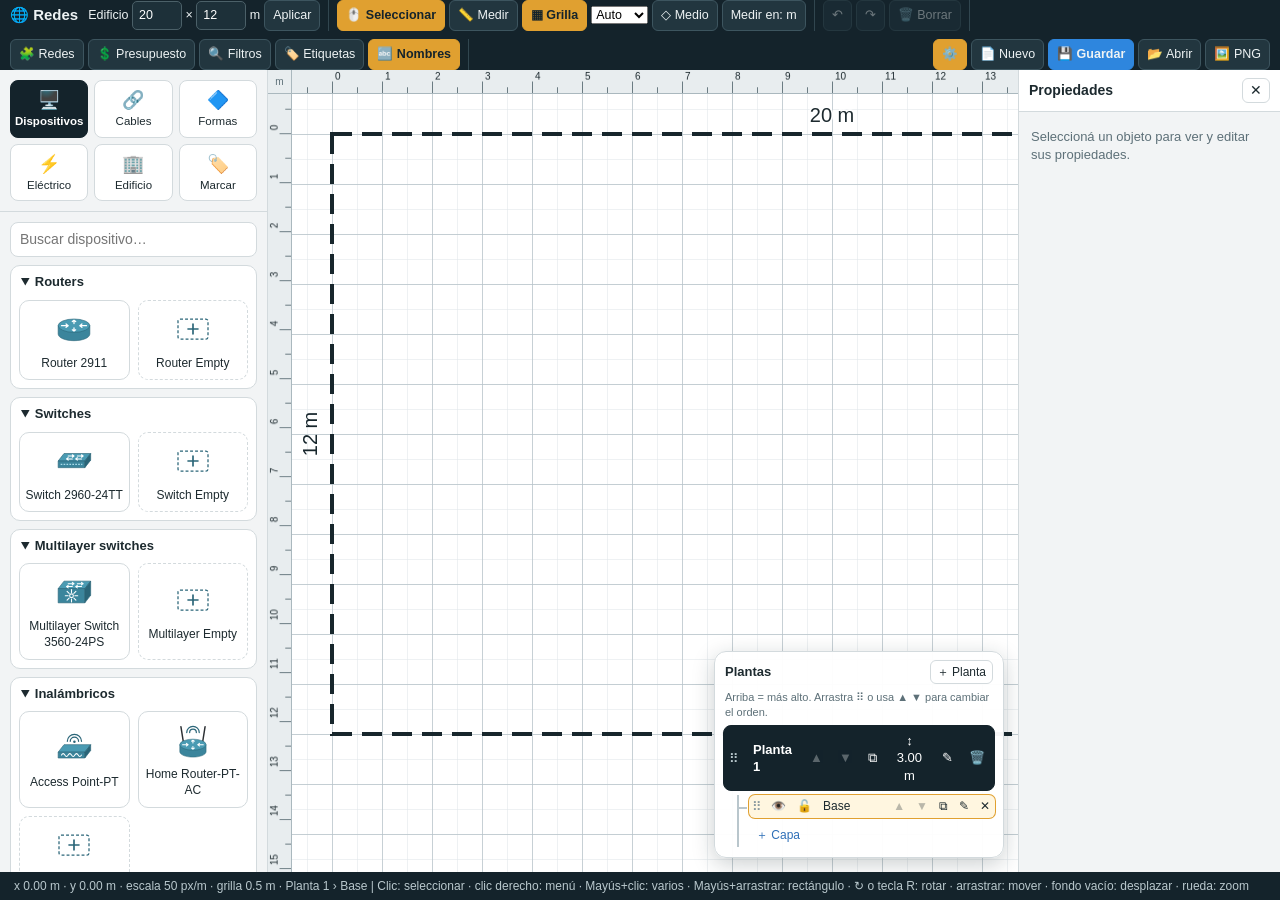
<file: Topologias_de_red/index.html>
<!DOCTYPE html>
<html lang="es">
<head>
<meta charset="utf-8">
<meta name="viewport" content="width=device-width, initial-scale=1">
<title>Topologías de red</title>
<link rel="stylesheet" href="css/base.css">
<link rel="stylesheet" href="css/barra.css">
<link rel="stylesheet" href="css/menu.css">
<link rel="stylesheet" href="css/lienzo.css">
<link rel="stylesheet" href="css/plantas.css">
<link rel="stylesheet" href="css/dialogo.css">
<link rel="stylesheet" href="css/inspector.css">
<link rel="stylesheet" href="css/contexto.css">
<link rel="stylesheet" href="css/modelos.css">
<link rel="stylesheet" href="css/conexiones.css">
<link rel="stylesheet" href="css/rack.css">
</head>
<body>
<header id="top">
  <b class="logo" title="Topologías de red">🌐 Redes</b>
  <div class="grp"><label>Edificio <input id="bw" type="number" value="20" min="1" step="0.5"> × <input id="bh" type="number" value="12" min="1" step="0.5"> m</label><button id="bset">Aplicar</button></div>
  <div class="grp"><button id="bsel" title="Seleccionar y mover objetos (Esc)">🖱️ Seleccionar</button><button id="bmed" title="Medir de un punto a otro">📏 Medir</button><button id="bgrid" class="on" title="Mostrar u ocultar la grilla y ajustar los objetos a ella (G)">▦ Grilla</button><select id="gpaso" title="Paso de la grilla: a cuánto se ajusta lo que se coloca o se mueve (Auto = según el zoom)"><option value="0">Auto</option><option value="1">1 m</option><option value=".5">50 cm</option><option value=".25">25 cm</option><option value=".1">10 cm</option><option value=".05">5 cm</option><option value=".01">1 cm</option></select><button id="bmid" title="Imán al punto medio: el cursor se pega a la mitad de líneas, paredes y lados de formas (tecla M)">◇ Medio</button><button id="unit" title="Unidad de las PRÓXIMAS mediciones (las ya hechas no cambian)">Medir en: m</button></div>
  <div class="grp"><button id="bundo" title="Deshacer (Ctrl+Z)">↶</button><button id="bredo" title="Rehacer (Ctrl+Y)">↷</button><button id="bdel" title="Borrar el objeto seleccionado (Supr)">🗑️ Borrar</button></div>
  <div class="grp"><button id="bredes" title="Redes (se crean solas) y VLAN del proyecto">🧩 Redes</button><button id="bpres" title="Presupuesto: equipos y cables, con exportación a CSV">💲 Presupuesto</button><button id="bfil" aria-pressed="false" title="Filtros: ocultar, atenuar o aislar equipos, cables, redes o capas (no borran nada)">🔍 Filtros</button><button id="betq" aria-pressed="false" title="Mostrar u ocultar las etiquetas físicas de los puertos (salen en el PNG)">🏷️ Etiquetas</button><button id="bnom" class="on" aria-pressed="true" title="Mostrar u ocultar el modelo y el nombre debajo de cada equipo (también en el PNG)">🔤 Nombres</button></div>
  <span class="sp"></span>
  <div class="grp last"><button id="binsp" class="on" aria-pressed="true" title="Mostrar u ocultar el panel de propiedades">⚙️</button><button id="bnew" title="Empezar un archivo nuevo">📄 Nuevo</button><button id="save" class="prim" title="Descargar la topología como archivo .json">💾 Guardar</button><button id="load" title="Abrir un archivo .json guardado">📂 Abrir</button><button id="png" title="Exportar la topología como imagen PNG">🖼️ PNG</button></div>
  <input type="file" id="file" accept=".json" hidden>
</header>
<div id="main">
  <nav id="side">
    <div id="tabs"></div>
    <div id="items"></div>
    <div id="opts">
      <label>Color <input id="col" type="color" value="#2e86de"></label>
      <label>Relleno
        <select id="fill"><option value="sol">Sólido</option><option value="hat">Líneas diagonales</option><option value="non">Sin relleno</option></select>
      </label>
      <label>Línea
        <select id="lstyle" title="Tipo de línea: con una forma, la línea con la que se tiran sus lados; en círculos y zonas, la de su contorno"><option value="con">Continua</option><option value="par">Gruesa (como pared)</option><option value="dis">Discontinua</option><option value="pun">Punteada</option><option value="mix">Punto y raya</option></select>
      </label>
      <small>Doble clic en un objeto para ponerle etiqueta. Supr borra el objeto seleccionado.</small>
    </div>
  </nav>
  <div id="work">
    <div id="corner">m</div>
    <canvas id="rt"></canvas>
    <canvas id="rl"></canvas>
    <svg id="svg" xmlns="http://www.w3.org/2000/svg"></svg>
    <aside id="plantas" aria-label="Plantas y capas"></aside>
    <div id="sup" role="dialog" aria-label="Cables superpuestos" hidden></div>
    <div id="fpanel" role="dialog" aria-label="Filtros" hidden>
      <div class="fp-h"><b>Filtros</b><button id="fp-x" title="Cerrar">✕</button></div>
      <div class="fp-n"><select id="fp-por" aria-label="Filtrar por"><option value="disp">Dispositivo</option><option value="cat">Tipo de equipo</option><option value="cable">Tipo de cable</option><option value="red">Red / VLAN</option><option value="capa">Capa</option></select><select id="fp-val" aria-label="Cuál"></select><select id="fp-modo" aria-label="Qué hacer"><option value="ocultar">Ocultar</option><option value="atenuar">Atenuar</option><option value="aislar">Aislar</option></select><button id="fp-add">Agregar</button></div>
      <div id="fp-lista"></div>
      <div class="fp-pie"><span class="fp-nota">No borran nada ni cambian el proyecto; el PNG sale como se ve.</span><button id="fp-todo">Mostrar todo</button></div>
    </div>
    <div id="faviso" hidden>Hay filtros activos <button>Mostrar todo</button></div>
  </div>
  <aside id="insp" aria-label="Propiedades del objeto"><div class="ih"><b>Propiedades</b><button id="insp-x" title="Cerrar el panel">✕</button></div><div id="insp-cuerpo"></div></aside>
</div>
<footer id="status"></footer>
<div id="dlg" class="velo" hidden>
  <div class="caja" role="dialog" aria-modal="true" aria-labelledby="dlgt">
    <h3 id="dlgt">¿Empezar un archivo nuevo?</h3>
    <p>Tienes una topología en el área de trabajo. Si no la guardas, se borrará y no podrás recuperarla.</p>
    <div class="acc">
      <button id="dsave" class="prim">💾 Guardar y empezar nuevo</button>
      <button id="ddisc" class="peligro">Borrar y empezar nuevo</button>
      <button id="dcancel">Cancelar</button>
    </div>
  </div>
</div>
<div id="ctx" role="menu" aria-label="Menú del objeto" hidden></div>
<script src="js/estado.js"></script>
<script src="js/eventos.js"></script>
<script src="js/tipos.js"></script>
<script src="js/recursos.js"></script>
<script src="js/esquema.js"></script>
<script src="js/iconos.js"></script>
<script src="js/catalogo-pt.js"></script>
<script src="js/catalogo.js"></script>
<script src="js/dibujo.js"></script>
<script src="js/reglas.js"></script>
<script src="js/rejilla.js"></script>
<script src="js/plantas.js"></script>
<script src="js/historial.js"></script>
<script src="js/iman.js"></script>
<script src="js/nodos.js"></script>
<script src="js/medidas.js"></script>
<script src="js/escaleras.js"></script>
<script src="js/trazas.js"></script>
<script src="js/formas.js"></script>
<script src="js/puertas.js"></script>
<script src="js/rotacion.js"></script>
<script src="js/seleccion.js"></script>
<script src="js/colocar.js"></script>
<script src="js/interaccion.js"></script>
<script src="js/controles.js"></script>
<script src="js/acciones.js"></script>
<script src="js/jerarquia.js"></script>
<script src="js/conexiones.js"></script>
<script src="js/redes.js"></script>
<script src="js/rack.js"></script>
<script src="js/vistarack.js"></script>
<script src="js/cables.js"></script>
<script src="js/inspector.js"></script>
<script src="js/modelos.js"></script>
<script src="js/imagenes.js"></script>
<script src="js/presupuesto.js"></script>
<script src="js/filtros.js"></script>
<script src="js/superposicion.js"></script>
<script src="js/contexto.js"></script>
<script src="js/archivos.js"></script>
<script src="js/main.js"></script>
<script>
// Aviso si faltan los archivos css/ o js/ (por ejemplo, si se descargaron sueltos sin sus carpetas)
if (typeof menu !== 'function') document.body.innerHTML = '<div style="padding:30px;font:16px sans-serif;max-width:600px"><h2>No se encontraron los archivos de la página</h2><p>Esta página necesita las carpetas <b>css</b> y <b>js</b> junto a <b>index.html</b>. Descomprime el .zip completo y abre <b>index.html</b> desde la carpeta Topologias_de_red.</p></div>';
</script>
<script>
// Pruebas de desarrollo: solo se cargan al abrir index.html?pruebas=1 (no afectan al uso normal)
if (/[?&]pruebas(=|&|$)/.test(location.search) && typeof menu === 'function') ['js/pruebas.js', 'js/pruebas-f4.js', 'js/pruebas-f6.js', 'js/pruebas-f7.js', 'js/pruebas-f8.js', 'js/pruebas-ajustes.js', 'js/pruebas-f9.js', 'js/pruebas-f10.js'].forEach(src => { const s = document.createElement('script'); s.src = src; s.async = false; document.body.appendChild(s); });   // async = false: se ejecutan en este orden
</script>
</body>
</html>
</file>
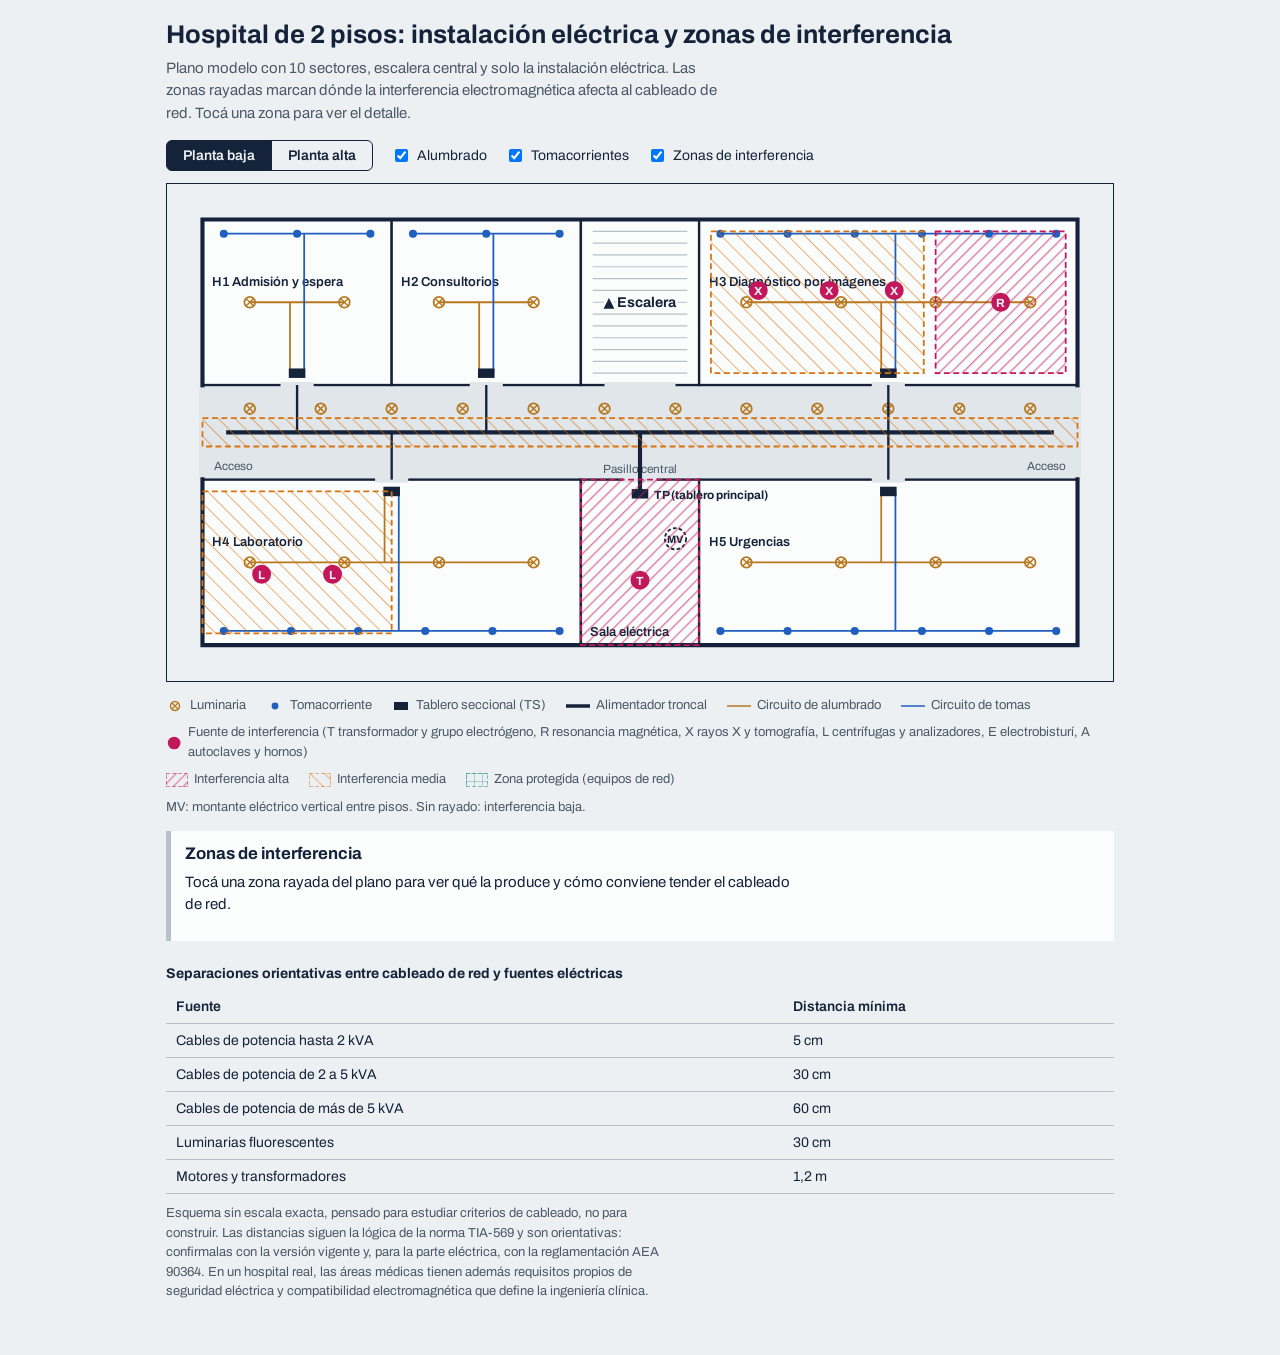
<file: Planos y pasos a seguir/Hospital de 2 pisos_ instalación eléctrica y zonas de interferencia.html>
<!doctype html>
<html lang="es" data-theme="">
<head>
<meta charset="utf-8">
<meta name="viewport" content="width=device-width, initial-scale=1, viewport-fit=cover">
<title>Hospital de 2 pisos: instalación eléctrica y zonas de interferencia</title>
<link href="https://fonts.googleapis.com/css2?family=Archivo:wght@400;600;700&display=swap" rel="stylesheet">
<style>
:root{--bg:#EDF0F2;--ink:#14233A;--room:#FBFCFC;--corr:#E1E6EA;--amber:#B7791F;--blue:#1F5FBF;--alta:#C2185B;--media:#D9730D;--prot:#0E8A86;--muted:#4A5868;--line:#B8C1CA;box-sizing:border-box;padding-top:env(safe-area-inset-top,0px);padding-bottom:env(safe-area-inset-bottom,0px)}
@media (prefers-color-scheme:dark){:root:not([data-theme="light"]){--bg:#11171E;--ink:#DCE6F2;--room:#19222C;--corr:#222D39;--amber:#E3A93B;--blue:#6BA2FF;--alta:#FF5C93;--media:#FF9A3D;--prot:#3CC9C4;--muted:#9AA9BA;--line:#34414F}}
:root[data-theme="dark"]{--bg:#11171E;--ink:#DCE6F2;--room:#19222C;--corr:#222D39;--amber:#E3A93B;--blue:#6BA2FF;--alta:#FF5C93;--media:#FF9A3D;--prot:#3CC9C4;--muted:#9AA9BA;--line:#34414F}
html{scroll-padding-top:env(safe-area-inset-top,0px)}
*{box-sizing:border-box}
body{margin:0;background:var(--bg);color:var(--ink);font:400 15px/1.5 Archivo,system-ui,sans-serif}
main{max-width:980px;margin:0 auto;padding:20px 16px 40px}
h1{font-size:1.6rem;line-height:1.2;margin:0 0 6px;font-weight:700}
.sub{color:var(--muted);margin:0 0 16px;max-width:62ch}
.bar{display:flex;flex-wrap:wrap;gap:10px 18px;align-items:center;margin-bottom:12px}
.tabs button{font:600 14px Archivo,system-ui,sans-serif;padding:7px 16px;border:1.5px solid var(--ink);background:transparent;color:var(--ink);cursor:pointer}
.tabs button:first-child{border-radius:6px 0 0 6px}.tabs button:last-child{border-radius:0 6px 6px 0;margin-left:-1.5px}
.tabs button[aria-pressed=true]{background:var(--ink);color:var(--bg)}
.tg{display:flex;gap:6px;align-items:center;font-size:14px;cursor:pointer}
.wrap{overflow-x:auto;border:1.5px solid var(--ink);background:var(--bg)}
svg#p{display:block;width:100%;min-width:720px;height:auto}
svg text{font-family:Archivo,system-ui,sans-serif}
.z{cursor:pointer}.z:focus{outline:none}.z:focus rect,.z:hover rect{stroke-width:3}
.lg{display:flex;flex-wrap:wrap;gap:8px 20px;margin:14px 0;font-size:13px;color:var(--muted)}
.lg span{display:flex;align-items:center;gap:6px}
#info{border-left:5px solid var(--line);padding:10px 14px;background:var(--room);min-height:110px}
#info h2{font-size:1.05rem;margin:0 0 4px}
#info p{margin:4px 0;max-width:68ch}
.b{display:inline-block;padding:1px 9px;font-size:12px;font-weight:600;color:var(--bg);border-radius:3px;margin-bottom:4px}
table{border-collapse:collapse;width:100%;margin-top:22px;font-size:14px}
caption{text-align:left;font-weight:700;padding-bottom:6px}
th,td{text-align:left;padding:6px 10px;border-bottom:1px solid var(--line)}
th{font-weight:600}
.note{font-size:13px;color:var(--muted);margin-top:10px;max-width:72ch}
</style>
</head>
<body>
<main>
<h1>Hospital de 2 pisos: instalación eléctrica y zonas de interferencia</h1>
<p class="sub">Plano modelo con 10 sectores, escalera central y solo la instalación eléctrica. Las zonas rayadas marcan dónde la interferencia electromagnética afecta al cableado de red. Tocá una zona para ver el detalle.</p>
<div class="bar">
<div class="tabs"><button id="t1" aria-pressed="true">Planta baja</button><button id="t2" aria-pressed="false">Planta alta</button></div>
<label class="tg"><input type="checkbox" id="cl" checked> Alumbrado</label>
<label class="tg"><input type="checkbox" id="ct" checked> Tomacorrientes</label>
<label class="tg"><input type="checkbox" id="cz" checked> Zonas de interferencia</label>
</div>
<div class="wrap">
<svg id="p" viewBox="0 0 800 420" role="img" aria-label="Hospital de 2 pisos: instalación eléctrica y zonas de interferencia">
<defs>
<g id="lz"><circle r="4.5" fill="none" stroke="var(--amber)" stroke-width="1.5"/><path d="M-3 -3L3 3M3 -3L-3 3" stroke="var(--amber)" stroke-width="1.2"/></g>
<g id="tm"><circle r="3.4" fill="var(--blue)"/></g>
<g id="ts"><rect x="-7" y="-4" width="14" height="8" fill="var(--ink)"/></g>
<pattern id="hA" width="7" height="7" patternUnits="userSpaceOnUse" patternTransform="rotate(45)"><line x1="0" y1="0" x2="0" y2="7" stroke="var(--alta)" stroke-width="2.4" opacity=".55"/></pattern>
<pattern id="hM" width="10" height="10" patternUnits="userSpaceOnUse" patternTransform="rotate(-45)"><line x1="0" y1="0" x2="0" y2="10" stroke="var(--media)" stroke-width="1.6" opacity=".6"/></pattern>
<pattern id="hP" width="8" height="8" patternUnits="userSpaceOnUse"><path d="M0 0H8M0 0V8" stroke="var(--prot)" stroke-width="1" opacity=".6" fill="none"/></pattern>
</defs>
<g id="plan"></g>
</svg>
</div>
<div class="lg">
<span><svg width="18" height="18" viewBox="-9 -9 18 18"><use href="#lz"/></svg>Luminaria</span>
<span><svg width="18" height="18" viewBox="-9 -9 18 18"><use href="#tm"/></svg>Tomacorriente</span>
<span><svg width="18" height="18" viewBox="-9 -9 18 18"><use href="#ts"/></svg>Tablero seccional (TS)</span>
<span><svg width="24" height="10"><line x1="0" x2="24" y1="5" y2="5" stroke="var(--ink)" stroke-width="3.5"/></svg>Alimentador troncal</span>
<span><svg width="24" height="10"><line x1="0" x2="24" y1="5" y2="5" stroke="var(--amber)" stroke-width="1.5"/></svg>Circuito de alumbrado</span>
<span><svg width="24" height="10"><line x1="0" x2="24" y1="5" y2="5" stroke="var(--blue)" stroke-width="1.5"/></svg>Circuito de tomas</span>
<span><svg width="18" height="18" viewBox="-9 -9 18 18"><circle r="7" fill="var(--alta)"/></svg>Fuente de interferencia (T transformador y grupo electrógeno, R resonancia magnética, X rayos X y tomografía, L centrífugas y analizadores, E electrobisturí, A autoclaves y hornos)</span>
<span><svg width="22" height="14"><rect width="22" height="14" fill="url(#hA)" stroke="var(--alta)" stroke-dasharray="4 2"/></svg>Interferencia alta</span>
<span><svg width="22" height="14"><rect width="22" height="14" fill="url(#hM)" stroke="var(--media)" stroke-dasharray="4 2"/></svg>Interferencia media</span>
<span><svg width="22" height="14"><rect width="22" height="14" fill="url(#hP)" stroke="var(--prot)" stroke-dasharray="4 2"/></svg>Zona protegida (equipos de red)</span>
<span>MV: montante eléctrico vertical entre pisos. Sin rayado: interferencia baja.</span>
</div>
<div id="info" aria-live="polite"><h2>Zonas de interferencia</h2><p>Tocá una zona rayada del plano para ver qué la produce y cómo conviene tender el cableado de red.</p></div>
<table>
<caption>Separaciones orientativas entre cableado de red y fuentes eléctricas</caption>
<tr><th>Fuente</th><th>Distancia mínima</th></tr>
<tr><td>Cables de potencia hasta 2 kVA</td><td>5 cm</td></tr>
<tr><td>Cables de potencia de 2 a 5 kVA</td><td>30 cm</td></tr>
<tr><td>Cables de potencia de más de 5 kVA</td><td>60 cm</td></tr>
<tr><td>Luminarias fluorescentes</td><td>30 cm</td></tr>
<tr><td>Motores y transformadores</td><td>1,2 m</td></tr>
</table>
<p class="note">Esquema sin escala exacta, pensado para estudiar criterios de cableado, no para construir. Las distancias siguen la lógica de la norma TIA-569 y son orientativas: confirmalas con la versión vigente y, para la parte eléctrica, con la reglamentación AEA 90364. En un hospital real, las áreas médicas tienen además requisitos propios de seguridad eléctrica y compatibilidad electromagnética que define la ingeniería clínica.</p>
</main>
<script>
const ROOMS={
1:[['H1','Admisión y espera',30,30,160,140,'n'],['H2','Consultorios',190,30,160,140,'n'],['','Escalera',350,30,100,140,'n','e'],['H3','Diagnóstico por imágenes',450,30,320,140,'n'],
['H4','Laboratorio',30,250,320,140,'s'],['','Sala eléctrica',350,250,100,140,'s','s'],['H5','Urgencias',450,250,320,140,'s']],
2:[['H6','Internación A',30,30,160,140,'n'],['H7','Internación B',190,30,160,140,'n'],['','Escalera',350,30,100,140,'n','e'],['H8','Quirófanos',450,30,320,140,'n'],
['MDF','',30,250,100,140,'s'],['H9','Terapia intensiva',130,250,220,140,'s'],['','Montante',350,250,100,140,'s','s'],['H10','Esterilización y cocina',450,250,320,140,'s']]};
const SRC={1:[[400,335,'T'],[705,100,'R'],[500,90,'X'],[560,90,'X'],[615,90,'X'],[80,330,'L'],[140,330,'L']],
2:[[700,70,'E'],[735,115,'E'],[490,330,'A'],[560,330,'A'],[640,330,'A']]};
const LV={A:['Alta','alta'],M:['Media','media'],P:['Protegida','prot']};
const Z={
z1:{f:1,x:350,y:250,w:100,h:140,l:'A',t:'Sala eléctrica y grupo electrógeno',s:'Transformador, tableros generales y grupo electrógeno con transferencia automática. Campos intensos de 50 Hz y picos al conmutar entre red y generador.',r:'Ninguna canalización de datos dentro ni pegada a sus paredes. Mantener 1,2 m del transformador y cruzar la potencia a 90 grados.'},
z2:{f:1,x:650,y:40,w:110,h:120,l:'A',t:'Resonancia magnética',s:'El imán produce un campo magnético estático permanente y la sala va blindada (jaula de Faraday) para aislar la radiofrecuencia.',r:'Los datos entran solo por el panel de penetración de la sala, con fibra óptica. Mantener la red y las canalizaciones metálicas fuera del campo de dispersión que indique el fabricante.'},
z3:{f:1,x:460,y:40,w:180,h:120,l:'M',t:'Rayos X y tomografía',s:'Generadores de alta tensión que operan por pulsos y producen ruido conducido y radiado.',r:'Cable blindado o fibra óptica, canalización metálica a tierra y 1,2 m de distancia a los generadores.'},
z4:{f:1,x:30,y:260,w:160,h:120,l:'M',t:'Analizadores y centrífugas',s:'Motores de centrífugas y analizadores de laboratorio con fuentes conmutadas.',r:'Cable blindado y circuito eléctrico propio para los equipos. Ubicar los puntos de red lejos de las centrífugas.'},
z5:{f:1,x:30,y:198,w:740,h:24,l:'M',t:'Franja del alimentador troncal',s:'El cable de potencia recorre el pasillo y puede correr en paralelo con la red.',r:'Bandeja de datos por el lado opuesto del pasillo. Separar 30 cm de potencia de 2 a 5 kVA y 60 cm sobre 5 kVA.'},
z6:{f:2,x:660,y:40,w:100,h:120,l:'A',t:'Quirófanos',s:'Los electrobisturíes emiten radiofrecuencia de alta potencia durante cada cirugía, además de lámparas y equipos de anestesia.',r:'Fibra óptica en lugar de cobre. Canalización metálica a tierra y ningún equipo de red en el mismo circuito que el instrumental.'},
z7:{f:2,x:450,y:250,w:320,h:140,l:'M',t:'Esterilización y cocina',s:'Autoclaves, hornos industriales, lavavajillas y cámaras de frío con motores y resistencias de alta corriente.',r:'Cable blindado en canalización metálica, 1,2 m de distancia a los motores y puntos de red lejos de los hornos.'},
z8:{f:2,x:350,y:250,w:100,h:140,l:'M',t:'Montante eléctrico',s:'Columna vertical de potencia que sube desde la sala eléctrica de planta baja y alimenta ambos pisos.',r:'Montante de datos en otro ducto, a 30 cm o más del de potencia, con cruces a 90 grados.'},
z9:{f:2,x:30,y:250,w:100,h:140,l:'P',t:'Sala de comunicaciones (MDF)',s:'Acá se instalan el rack y los equipos de red. Está lejos de la sala eléctrica y del montante.',r:'Circuito exclusivo con UPS y puesta a tierra dedicada. Sin luminarias fluorescentes sobre los racks.'},
z10:{f:2,x:30,y:198,w:740,h:24,l:'M',t:'Franja del alimentador troncal',s:'El cable de potencia del piso recorre el pasillo y puede correr en paralelo con la red.',r:'Bandeja de datos por el lado opuesto del pasillo. Separar 30 cm de potencia de 2 a 5 kVA y 60 cm sobre 5 kVA.'}
};
let F=1;
const q=s=>document.getElementById(s);
function draw(f){
let a='<rect x="30" y="170" width="740" height="80" fill="var(--corr)"/>',g='',B='',Lg='',Tm='',Zs='',Ss='';
for(const [id,n,x,y,w,h,row,k] of ROOMS[f]){
const nr=row==='n',cx=x+w/2,cy=y+h/2,wy=nr?y+h:y,gw=k==='e'?60:28;
a+=`<rect x="${x}" y="${y}" width="${w}" height="${h}" fill="var(--room)" stroke="var(--ink)" stroke-width="2"/>`;
g+=`<rect x="${cx-gw/2}" y="${wy-2.5}" width="${gw}" height="5" fill="var(--corr)"/>`;
const lab=(id+' '+n).trim();
if(k==='e'){for(let i=1;i<=13;i++)a+=`<line x1="${x+10}" x2="${x+w-10}" y1="${y+10*i}" y2="${y+10*i}" stroke="var(--line)"/>`;
a+=`<text x="${cx}" y="${cy+4}" text-anchor="middle" font-size="12" font-weight="700" fill="var(--ink)" stroke="var(--room)" stroke-width="4" paint-order="stroke">${f==1?'▲ Escalera':'▼ Escalera'}</text>`;continue}
if(k==='s'){a+=`<text x="${x+8}" y="${y+h-8}" font-size="11" font-weight="600" fill="var(--ink)">${lab}</text>`;continue}
a+=`<text x="${x+8}" y="${cy-14}" font-size="11" font-weight="600" fill="var(--ink)" stroke="var(--room)" stroke-width="3.5" paint-order="stroke">${lab}</text>`;
const tsy=nr?wy-10:wy+10,far=nr?y+12:y+h-12,nl=Math.max(2,Math.round(w/80)),nt=Math.max(3,Math.round(w/55));
B+=`<line x1="${cx}" x2="${cx}" y1="210" y2="${wy}" stroke="var(--ink)" stroke-width="2"/><use href="#ts" x="${cx}" y="${tsy}"/>`;
const lx=[...Array(nl)].map((_,i)=>x+w*(i+.5)/nl);
Lg+=`<path d="M${cx-6} ${tsy}V${cy}H${lx[0]}M${cx-6} ${cy}H${lx[nl-1]}" stroke="var(--amber)" stroke-width="1.5" fill="none"/>`+lx.map(v=>`<use href="#lz" x="${v}" y="${cy}"/>`).join('');
const tx=[...Array(nt)].map((_,i)=>x+18+(w-36)*i/(nt-1));
Tm+=`<path d="M${cx+6} ${tsy}V${far}M${tx[0]} ${far}H${tx[nt-1]}" stroke="var(--blue)" stroke-width="1.5" fill="none"/>`+tx.map(v=>`<use href="#tm" x="${v}" y="${far}"/>`).join('')}
a+=`<path d="M30 30H770V390H30Z" fill="none" stroke="var(--ink)" stroke-width="3.5"/><rect x="27" y="172" width="6" height="76" fill="var(--corr)"/><rect x="767" y="172" width="6" height="76" fill="var(--corr)"/>`;
a+=`<text x="40" y="242" font-size="10" fill="var(--muted)">Acceso</text><text x="760" y="242" font-size="10" fill="var(--muted)" text-anchor="end">Acceso</text><text x="400" y="244" font-size="10" fill="var(--muted)" text-anchor="middle">Pasillo central</text>`;
for(let x=70;x<=730;x+=60)Lg+=`<use href="#lz" x="${x}" y="190"/>`;
B+=`<line x1="50" x2="750" y1="210" y2="210" stroke="var(--ink)" stroke-width="3.5"/><line x1="400" x2="400" y1="262" y2="210" stroke="var(--ink)" stroke-width="3.5"/><use href="#ts" x="400" y="262"/><text x="412" y="266" font-size="10" font-weight="700" fill="var(--ink)">${f==1?'TP (tablero principal)':'TS piso 2'}</text><circle cx="430" cy="300" r="9" fill="var(--room)" stroke="var(--ink)" stroke-dasharray="3 2" stroke-width="1.5"/><text x="430" y="303.5" font-size="9" font-weight="700" text-anchor="middle" fill="var(--ink)">MV</text>`;
for(const [k,z] of Object.entries(Z))if(z.f==f){const [nm,c]=LV[z.l];
Zs+=`<g class="z" tabindex="0" role="button" aria-label="${z.t}, interferencia ${nm.toLowerCase()}" data-z="${k}"><rect x="${z.x}" y="${z.y}" width="${z.w}" height="${z.h}" fill="url(#h${z.l})" stroke="var(--${c})" stroke-width="1.5" stroke-dasharray="5 3"/></g>`}
for(const [x,y,l] of SRC[f])Ss+=`<g pointer-events="none"><circle cx="${x}" cy="${y}" r="8" fill="var(--alta)"/><text x="${x}" y="${y+3.7}" text-anchor="middle" font-size="10" font-weight="700" fill="var(--bg)">${l}</text></g>`;
q('plan').innerHTML=a+g+`<g id="gl">${Lg}</g><g id="gt">${Tm}</g>`+B+`<g id="gz">${Zs}${Ss}</g>`;
for(const [i,s] of [['cl','gl'],['ct','gt'],['cz','gz']])q(s).style.display=q(i).checked?'':'none'}
function show(k){const z=Z[k],[nm,c]=LV[z.l];
q('info').style.borderLeftColor=`var(--${c})`;
q('info').innerHTML=`<span class="b" style="background:var(--${c})">Interferencia ${nm.toLowerCase()}</span><h2>${z.t}</h2><p><strong>Qué la produce:</strong> ${z.s}</p><p><strong>Cómo cablear:</strong> ${z.r}</p>`}
function go(f){F=f;q('t1').setAttribute('aria-pressed',f==1);q('t2').setAttribute('aria-pressed',f==2);draw(f);
q('info').style.borderLeftColor='var(--line)';q('info').innerHTML='<h2>Zonas de interferencia</h2><p>Tocá una zona rayada del plano para ver qué la produce y cómo conviene tender el cableado de red.</p>'}
q('t1').onclick=()=>go(1);q('t2').onclick=()=>go(2);
for(const i of ['cl','ct','cz'])q(i).onchange=()=>draw(F);
q('p').addEventListener('click',e=>{const z=e.target.closest('.z');if(z)show(z.dataset.z)});
q('p').addEventListener('keydown',e=>{if(e.key==='Enter'||e.key===' '){const z=e.target.closest('.z');if(z){e.preventDefault();show(z.dataset.z)}}});
draw(1);
</script>
</body>
</html>
</file>
<file: Topologias_de_red/css/base.css>
/* base.css: reglas generales y botones */
*{box-sizing:border-box}
:root{--tinta:#14232b;--papel:#f2f4f5;--borde:#d3dadd;--ambar:#e0a030;--texto:#1d2a2f}
html,body{margin:0;height:100%;font:14px/1.35 "Segoe UI",Roboto,"Helvetica Neue",Arial,sans-serif;color:var(--texto);background:var(--papel)}
body{display:flex;flex-direction:column;overflow:hidden}
button,select,input{font:inherit}
button{cursor:pointer}
:focus-visible{outline:2px solid var(--ambar);outline-offset:2px}
#main{flex:1;display:flex;min-height:0}
</file>
<file: Topologias_de_red/css/barra.css>
/* barra.css: barra superior y barra de estado */
#top{display:flex;align-items:center;gap:8px;padding:0 10px;min-height:52px;background:var(--tinta);color:#eef3f4;flex-wrap:wrap}
#top .logo{font-size:15px;margin-right:2px;white-space:nowrap}
#top .grp{display:flex;align-items:center;gap:4px;padding-right:8px;border-right:1px solid #31464f;font-size:12.5px}
#top .grp.last{border:0;padding:0}
#top .sp{flex:1}
#top input[type=number]{width:50px;padding:5px 6px;border:1px solid #4b6068;border-radius:5px;background:#1d3039;color:#fff}
#top button{padding:6px 8px;font-size:12.5px;white-space:nowrap;border:1px solid #3d555f;border-radius:6px;background:#22363f;color:#eef3f4}
#top button:hover{background:#2f4a55}
#top button.on{background:var(--ambar);border-color:var(--ambar);color:var(--tinta);font-weight:600}
#top button.prim{background:#2e86de;border-color:#2e86de;font-weight:600}
#top button.prim:hover{background:#3a93ee}
#status{padding:6px 14px;background:var(--tinta);color:#b9c8cd;font-size:12px;font-variant-numeric:tabular-nums}
#top button:disabled{opacity:.4;cursor:default}
#top button:disabled:hover{background:#22363f}
</file>
<file: Topologias_de_red/css/menu.css>
/* menu.css: menú izquierdo (pestañas, objetos y opciones) */
#side{width:268px;flex:none;background:var(--papel);border-right:1px solid var(--borde);display:flex;flex-direction:column;overflow-y:auto}
#tabs{display:grid;grid-template-columns:repeat(3,1fr);gap:6px;padding:10px;border-bottom:1px solid var(--borde)}
#tabs button{display:flex;flex-direction:column;align-items:center;gap:2px;padding:7px 2px;font-size:11.5px;border:1px solid var(--borde);border-radius:8px;background:#fff;color:var(--texto)}
#tabs button i{font-style:normal;font-size:18px}
#tabs button:hover{border-color:#9db0b8}
#tabs button.on{background:var(--tinta);border-color:var(--tinta);color:#fff;font-weight:600}
#items{flex:1;padding:10px;display:grid;grid-template-columns:1fr 1fr;gap:8px;align-content:start}
#items button{display:flex;flex-direction:column;align-items:center;justify-content:center;gap:6px;min-height:78px;padding:8px 4px;border:1px solid var(--borde);border-radius:10px;background:#fff;color:var(--texto);text-align:center}
#items button b{font-weight:500;font-size:12px}
#items button:hover{border-color:#2e86de;box-shadow:0 1px 6px #2e86de33}
#items button.on{border-color:var(--ambar);background:#fff6e0;box-shadow:0 0 0 2px #e0a03055}
#items .ic{font-style:normal;font-size:26px;line-height:1}
#items .pv{width:44px;height:26px}
#items .pvi{width:40px;height:40px}
#busca,#lista-disp,#items details .g{grid-column:1/-1}
#busca{padding:7px 9px;border:1px solid var(--borde);border-radius:8px;background:#fff;color:var(--texto);font:inherit}
#lista-disp{display:grid;gap:8px}
#items details{border:1px solid var(--borde);border-radius:10px;background:#fff}
#items summary{cursor:pointer;padding:7px 10px;font-weight:600;font-size:13px}
#items details .g{display:grid;grid-template-columns:1fr 1fr;gap:8px;padding:2px 8px 8px}
#items .propio{position:relative;display:grid}
#items .propio .ed{position:absolute;top:4px;right:4px;min-height:0;padding:1px 6px;border-radius:6px;font-size:13px}
#items [data-empty]{border-style:dashed}
#items .vacio{margin:4px;color:#5d7078;font-size:13px}
#opts{margin:0 10px 10px;padding:10px;border:1px solid var(--borde);border-radius:10px;background:#fff;display:grid;gap:8px}
#opts label{display:flex;justify-content:space-between;align-items:center;gap:8px;font-size:13px}
#opts input[type=color]{width:46px;height:28px;padding:0;border:1px solid var(--borde);border-radius:6px;background:#fff}
#opts select{padding:5px 6px;border:1px solid var(--borde);border-radius:6px;background:#fff}
#opts small{color:#5d7078;line-height:1.45}
@media(max-width:760px){#side{width:200px}}
#opts label[hidden]{display:none}
</file>
<file: Topologias_de_red/css/lienzo.css>
/* lienzo.css: área de trabajo y reglas */
/* Las reglas llevan su largo fijado acá: sin él, el borde de 1 px achica el canvas entero (23/24) y las marcas se corren respecto de la grilla */
#work{flex:1;position:relative;background:#fff;overflow:hidden}
#corner{position:absolute;left:0;top:0;width:24px;height:24px;z-index:1;background:#e8edef;color:#5d7078;font-size:10px;display:grid;place-items:center;border-right:1px solid #aab8be;border-bottom:1px solid #aab8be}
#rt{position:absolute;left:24px;top:0;height:24px;width:calc(100% - 24px);border-bottom:1px solid #aab8be}
#rl{position:absolute;left:0;top:24px;width:24px;height:calc(100% - 24px);border-right:1px solid #aab8be}
#svg{position:absolute;left:24px;top:24px;right:0;bottom:0;width:calc(100% - 24px);height:calc(100% - 24px);touch-action:none;cursor:crosshair;user-select:none}
/* Lo de una capa bloqueada va en un <g pointer-events="none">, pero un hijo con su propio pointer-events (formas, franja de clic de las líneas) lo pisaba y seguía recibiendo clics: esta regla le gana al atributo */
#c > g[pointer-events="none"] *{pointer-events:none}
</file>
<file: Topologias_de_red/css/plantas.css>
/* plantas.css: panel de plantas y capas (abajo a la derecha) */
#plantas{position:absolute;right:14px;bottom:14px;z-index:2;width:290px;max-height:62%;overflow:auto;padding:8px;border:1px solid var(--borde);border-radius:12px;background:rgba(255,255,255,.96);box-shadow:0 6px 22px rgba(20,35,43,.22);font-size:13px}
#plantas button{border:1px solid transparent;border-radius:6px;background:transparent;color:var(--texto);padding:3px 6px}
#plantas button:hover{background:#e8eef1}
#plantas button:disabled{opacity:.3;cursor:default}
#plantas button:disabled:hover{background:transparent}
#plantas .ph{display:flex;align-items:center;justify-content:space-between;margin:0 2px 6px}
#plantas .ph button{border-color:var(--borde);background:#fff;font-size:12px}
#plantas .hint{margin:0 2px 2px;color:#5d7078;font-size:11px}
#plantas .pl{display:flex;align-items:center;gap:2px;margin-top:5px;padding:2px;border:1px solid var(--borde);border-radius:8px;background:#fff}
#plantas .pl .pn{flex:1;text-align:left;font-weight:600;padding:6px 8px}
#plantas .pl.on{background:var(--tinta);border-color:var(--tinta)}
#plantas .pl.on button{color:#fff}
#plantas .pl.on button:hover{background:#2f4a55}
#plantas .pl.on button:disabled:hover{background:transparent}
#plantas .capas{margin:4px 0 2px 14px;padding-left:10px;border-left:2px solid #b9c6cc}
#plantas .cp{display:flex;align-items:center;gap:1px;margin:3px 0;position:relative;border-radius:6px}
#plantas .cp::before{content:"";position:absolute;left:-10px;top:50%;width:8px;border-top:2px solid #b9c6cc}
#plantas .cp.on{background:#fff6e0;box-shadow:0 0 0 1px var(--ambar)}
#plantas .cp .cn{flex:1;min-width:0;text-align:left;overflow:hidden;text-overflow:ellipsis;white-space:nowrap}
#plantas .cp .cn.off{color:#8a999f;text-decoration:line-through}
#plantas .cp button{padding:2px 4px;font-size:12px}
#plantas .addc{margin-top:2px;color:#2e6fb7;font-size:12px}
#plantas .gr{flex:none;padding:2px 3px;color:#8a999f;cursor:grab;touch-action:none;user-select:none;line-height:1}
#plantas .pl.on .gr{color:#b9c8cd}
#plantas .gr:active{cursor:grabbing}
#plantas .arrastrando{opacity:.45}
#plantas .ins-antes{box-shadow:0 -3px 0 #2e86de}
#plantas .ins-despues{box-shadow:0 3px 0 #2e86de}
</file>
<file: Topologias_de_red/css/dialogo.css>
/* dialogo.css: aviso al empezar un archivo nuevo */
.velo{position:fixed;inset:0;z-index:10;display:flex;align-items:center;justify-content:center;background:rgba(20,35,43,.55)}
.velo[hidden]{display:none}
.caja{width:min(440px,92vw);padding:22px;border-radius:12px;background:#fff;box-shadow:0 12px 40px rgba(0,0,0,.35)}
.caja h3{margin:0 0 8px;font-size:18px}
.caja p{margin:0 0 18px;color:#44575e}
.acc{display:flex;flex-direction:column;gap:8px}
.acc button{padding:10px 12px;border:1px solid var(--borde);border-radius:8px;background:#fff;color:var(--texto)}
.acc button:hover{background:#eef2f4}
.acc .prim{background:#2e86de;border-color:#2e86de;color:#fff;font-weight:600}
.acc .prim:hover{background:#3a93ee}
.acc .peligro{border-color:#d9534f;color:#b52b27}
.acc .peligro:hover{background:#fdeceb}
</file>
<file: Topologias_de_red/css/inspector.css>
/* inspector.css: panel de propiedades (derecha) */
#insp{width:262px;flex:none;display:flex;flex-direction:column;background:var(--papel);border-left:1px solid var(--borde);overflow:hidden}
#insp.cerrado{display:none}
#insp .ih{display:flex;align-items:center;justify-content:space-between;padding:8px 10px;border-bottom:1px solid var(--borde);background:#fff}
#insp .ih button{padding:2px 7px;border:1px solid var(--borde);border-radius:6px;background:#fff;color:var(--texto)}
#insp .ih button:hover{background:#e8eef1}
#insp-cuerpo{flex:1;overflow-y:auto;padding:8px}
#insp .vacio{margin:8px 4px;color:#5d7078;font-size:13px;line-height:1.45}
#insp details{margin-bottom:8px;border:1px solid var(--borde);border-radius:10px;background:#fff}
#insp summary{cursor:pointer;padding:7px 10px;font-weight:600;font-size:13px}
#insp .sec{display:grid;gap:7px;padding:2px 10px 10px}
#insp .fila{display:flex;justify-content:space-between;align-items:center;gap:8px;font-size:13px}
#insp .fila b{font-weight:600;text-align:right}
#insp .fila input[type=text],#insp .fila input[type=number],#insp .fila select{width:124px;padding:4px 6px;border:1px solid var(--borde);border-radius:6px;background:#fff;color:var(--texto)}
#insp .fila input[type=color]{width:46px;height:28px;padding:0;border:1px solid var(--borde);border-radius:6px;background:#fff}
#insp .botones{display:grid;grid-template-columns:1fr 1fr;gap:6px}
#insp .botones button{padding:6px 4px;font-size:12.5px;border:1px solid var(--borde);border-radius:8px;background:#fff;color:var(--texto)}
#insp .botones button:hover:not(:disabled){border-color:#2e86de;background:#f3f8fe}
#insp .botones button:disabled{opacity:.4;cursor:default}
#insp .nota{margin:0;color:#5d7078;font-size:12px;line-height:1.4}
@media(max-width:760px){
  #main{position:relative}
  #insp{position:absolute;right:0;top:0;bottom:0;z-index:6;width:min(280px,86vw);box-shadow:-6px 0 22px rgba(20,35,43,.25)}
}
</file>
<file: Topologias_de_red/css/contexto.css>
/* contexto.css: menú contextual (clic derecho) */
#ctx{position:fixed;z-index:20;min-width:200px;max-width:min(280px,92vw);max-height:80vh;overflow-y:auto;padding:4px;border:1px solid var(--borde);border-radius:10px;background:#fff;box-shadow:0 8px 28px rgba(20,35,43,.3);font-size:13px}
#ctx[hidden]{display:none}
#ctx .ch{padding:6px 10px;color:#5d7078;font-size:12px;border-bottom:1px solid var(--borde);margin-bottom:3px}
#ctx .cg+.cg{margin-top:3px;padding-top:3px;border-top:1px solid #e5eaec}
#ctx .ct{padding:4px 10px 2px;color:#5d7078;font-size:11px;text-transform:uppercase;letter-spacing:.04em}
#ctx button{display:flex;align-items:center;gap:6px;width:100%;padding:6px 10px;border:0;border-radius:6px;background:transparent;color:var(--texto);text-align:left}
#ctx button i{width:12px;font-style:normal;color:#2e86de}
#ctx button:hover:not(:disabled),#ctx button:focus-visible{background:#e8eef1}
#ctx button:disabled{opacity:.4;cursor:default}
</file>
<file: Topologias_de_red/css/modelos.css>
/* modelos.css: diálogo de modelos propios («… Empty»), ver js/modelos.js */
#dlg-mod{width:min(540px,94vw);padding:22px;border:0;border-radius:12px;background:#fff;color:var(--texto);box-shadow:0 12px 40px rgba(0,0,0,.35)}
#dlg-mod::backdrop{background:rgba(20,35,43,.55)}
#dlg-mod h3{margin:0 0 12px;font-size:18px}
#dlg-mod .dm-f{display:grid;gap:4px;margin-bottom:12px;font-size:13px}
#dlg-mod input,#dlg-mod select{min-width:0;padding:6px 8px;border:1px solid var(--borde);border-radius:6px;background:#fff;color:var(--texto);font:inherit}
#dlg-mod .dm-h,#dlg-mod .dm-r{display:grid;grid-template-columns:74px 1fr 1fr 32px;gap:6px;align-items:center}
#dlg-mod .dm-h{margin-bottom:4px;color:#5d7078;font-size:12px}
#dm-g{display:grid;gap:6px;max-height:38vh;overflow-y:auto;margin-bottom:8px}
#dlg-mod .dm-r button,#dm-add{padding:5px 8px;border:1px solid var(--borde);border-radius:6px;background:#fff;color:var(--texto)}
#dlg-mod .dm-r button:hover,#dm-add:hover{background:#eef2f4}
#dm-uso{margin:10px 0 0;color:#5d7078;font-size:12.5px;line-height:1.4}
#dm-err{min-height:1.3em;margin:8px 0;color:#b52b27;font-size:13px}
#dlg-mod .acc{flex-direction:row;flex-wrap:wrap;justify-content:flex-end}
#dm-del{margin-right:auto}
#dm-del[hidden]{display:none}
</file>
<file: Topologias_de_red/css/conexiones.css>
/* conexiones.css: diálogo «Interfaces» de un equipo, ver js/conexiones.js */
#dlg-if{width:min(880px,96vw);padding:22px;border:0;border-radius:12px;background:#fff;color:var(--texto);box-shadow:0 12px 40px rgba(0,0,0,.35)}
#dlg-if::backdrop{background:rgba(20,35,43,.55)}
#dlg-if h3{margin:0 0 12px;font-size:18px}
#dlg-if .di-h,#dlg-if .di-r{display:grid;grid-template-columns:150px 46px 1fr 1.3fr 130px 74px;gap:6px;align-items:center;font-size:13px}
#dlg-if .di-h{margin-bottom:4px;color:#5d7078;font-size:12px}
#di-g{display:grid;gap:6px;max-height:55vh;overflow-y:auto;margin-bottom:12px}
#dlg-if input[type=text],#dlg-if select{min-width:0;padding:5px 8px;border:1px solid var(--borde);border-radius:6px;background:#fff;color:var(--texto);font:inherit}
#dlg-if .acc{flex-direction:row;justify-content:flex-end}
/* Diálogo «Redes» (js/redes.js) */
#dlg-red{width:min(600px,96vw);padding:22px;border:0;border-radius:12px;background:#fff;color:var(--texto);box-shadow:0 12px 40px rgba(0,0,0,.35)}
#dlg-red::backdrop{background:rgba(20,35,43,.55)}
#dlg-red h3{margin:0 0 6px;font-size:18px}
#dlg-red h4{margin:12px 0 2px;font-size:14px}
#dr-a{display:grid;gap:4px;max-height:24vh;overflow-y:auto;margin-bottom:6px;font-size:13px}
#dlg-red .dr-au{display:grid;grid-template-columns:60px 1fr auto;gap:8px;padding:5px 8px;border:1px solid var(--borde);border-radius:6px}
#dlg-red .dr-au i{font-style:normal;color:#5d7078}
#dlg-if .di-red{display:flex;align-items:center;gap:4px;white-space:nowrap}
#dlg-red .dr-n{margin:0 0 8px;color:#5d7078;font-size:12.5px}
#dlg-red .dr-h,#dlg-red .dr-r{display:grid;grid-template-columns:1.3fr 80px 1fr 46px 32px;gap:6px;align-items:center;font-size:13px}
#dlg-red .dr-h{margin-bottom:4px;color:#5d7078;font-size:12px}
#dr-g{display:grid;gap:6px;max-height:30vh;overflow-y:auto;margin-bottom:12px}
#dlg-red input:not([type=color]){min-width:0;padding:5px 8px;border:1px solid var(--borde);border-radius:6px;background:#fff;color:var(--texto);font:inherit}
#dlg-red input[type=color]{width:100%;height:30px;padding:0;border:1px solid var(--borde);border-radius:6px;background:#fff}
#dlg-red .dr-r button{padding:5px 8px;border:1px solid var(--borde);border-radius:6px;background:#fff;color:var(--texto)}
#dlg-red .dr-r button:hover{background:#eef2f4}
#dlg-red .acc{flex-direction:row;justify-content:flex-end}
#dr-add{margin-right:auto}
/* F9B: diálogo «Presupuesto» (mismo aspecto que «Redes y VLAN») */
#dlg-pres{width:min(820px,96vw);max-height:90vh;padding:22px;border:0;border-radius:12px;background:#fff;color:var(--texto);box-shadow:0 12px 40px rgba(0,0,0,.35)}
#dlg-pres::backdrop{background:rgba(20,35,43,.55)}
#dlg-pres h3{margin:0 0 6px;font-size:18px}
#dlg-pres h4{margin:14px 0 4px;font-size:14px}
#dp-c{max-height:68vh;overflow:auto;font-size:13px}
#dlg-pres .dp-op{display:flex;flex-wrap:wrap;gap:8px 18px;align-items:center}
#dlg-pres table{width:100%;border-collapse:collapse}
#dlg-pres th{text-align:left;color:#5d7078;font-weight:500;font-size:12px;padding:3px 6px}
#dlg-pres td{padding:3px 6px;border-top:1px solid var(--borde)}
#dlg-pres .dp-cat td{background:#eef2f4;font-weight:600}
#dlg-pres input[type=number]{width:90px;padding:4px 6px;border:1px solid var(--borde);border-radius:6px;font:inherit}
#dlg-pres select{padding:4px;border:1px solid var(--borde);border-radius:6px;font:inherit}
#dlg-pres .pend,#dlg-pres .dp-n{color:#b06000;font-style:normal}
#dlg-pres .dp-t{margin:6px 0 0;text-align:right}
#dlg-pres .dp-g{margin:14px 0 0;font-size:15px;text-align:right}
#dlg-pres .acc{flex-direction:row;justify-content:flex-end}
#dp-csv{margin-right:auto}
/* F10: panel de cables superpuestos (js/superposicion.js), panel «Filtros» (no modal) y aviso de filtros activos (js/filtros.js) */
#sup,#fpanel{position:absolute;z-index:3;border:1px solid var(--borde);border-radius:8px;background:#fff;box-shadow:0 6px 20px rgba(0,0,0,.25);font-size:13px}
#sup{max-width:min(420px,90%);max-height:60%;overflow-y:auto;padding:8px}
#fpanel{top:32px;right:8px;width:min(400px,calc(100% - 48px));padding:10px}
#sup[hidden],#fpanel[hidden],#faviso[hidden]{display:none}
#sup button,#faviso button,#fpanel button{padding:3px 8px;border:1px solid var(--borde);border-radius:6px;background:#fff;color:var(--texto);font:inherit;cursor:pointer}
#sup .sup-t{margin-bottom:6px;color:#5d7078;font-size:12px}
#sup .sup-r{display:flex;flex-direction:column;gap:2px;padding:6px;border-radius:6px}
#sup .sup-r:hover{background:#fdf1dc}
#sup .sup-b{display:flex;gap:6px;margin-top:4px}
#sup button[aria-pressed=true]{background:var(--ambar);color:#fff}
#faviso{position:absolute;z-index:3;top:32px;left:50%;transform:translateX(-50%);display:flex;align-items:center;gap:8px;padding:6px 12px;border-radius:18px;background:var(--tinta);color:#fff;font-size:13px}
#fpanel .fp-h,#fpanel .fp-pie,#fpanel .fp-r{display:flex;align-items:center;justify-content:space-between;gap:8px}
#fpanel .fp-n{display:grid;grid-template-columns:1fr 1.4fr 1fr auto;gap:6px;margin:8px 0}
#fpanel select{min-width:0;padding:4px 6px;border:1px solid var(--borde);border-radius:6px;background:#fff;color:var(--texto);font:inherit}
#fpanel .fp-r{padding:4px 6px;border-radius:6px;background:#f2f4f5;margin-bottom:4px}
#fpanel .fp-nota{margin:4px 0;color:#5d7078;font-size:12px}
</file>
<file: Topologias_de_red/css/rack.css>
/* rack.css: vista del frente de un rack, ver js/vistarack.js. Tapa el área de trabajo (debajo de los avisos, z-index 5) y deja libre el inspector */
#vrack{position:absolute;inset:0;z-index:4;display:flex;flex-direction:column;background:var(--papel)}
#vrack[hidden]{display:none}
#vrack .vr-h{display:flex;align-items:center;gap:10px;padding:8px 12px;border-bottom:1px solid var(--borde);background:#fff}
#vr-n{flex:1;color:#5d7078;font-size:12.5px}
#vrack .vr-h button{padding:6px 10px;border:1px solid var(--borde);border-radius:8px;background:#fff;color:var(--texto);white-space:nowrap}
#vrack .vr-h button:hover{background:#eef2f4}
#vr-c{flex:1;min-height:0;overflow:auto;padding:12px;touch-action:pan-x pan-y;user-select:none}
#vr-c svg{display:block;width:100%;max-width:1100px;height:100%;margin:0 auto}
#vr-c [data-id]{cursor:grab;touch-action:none}
</file>
